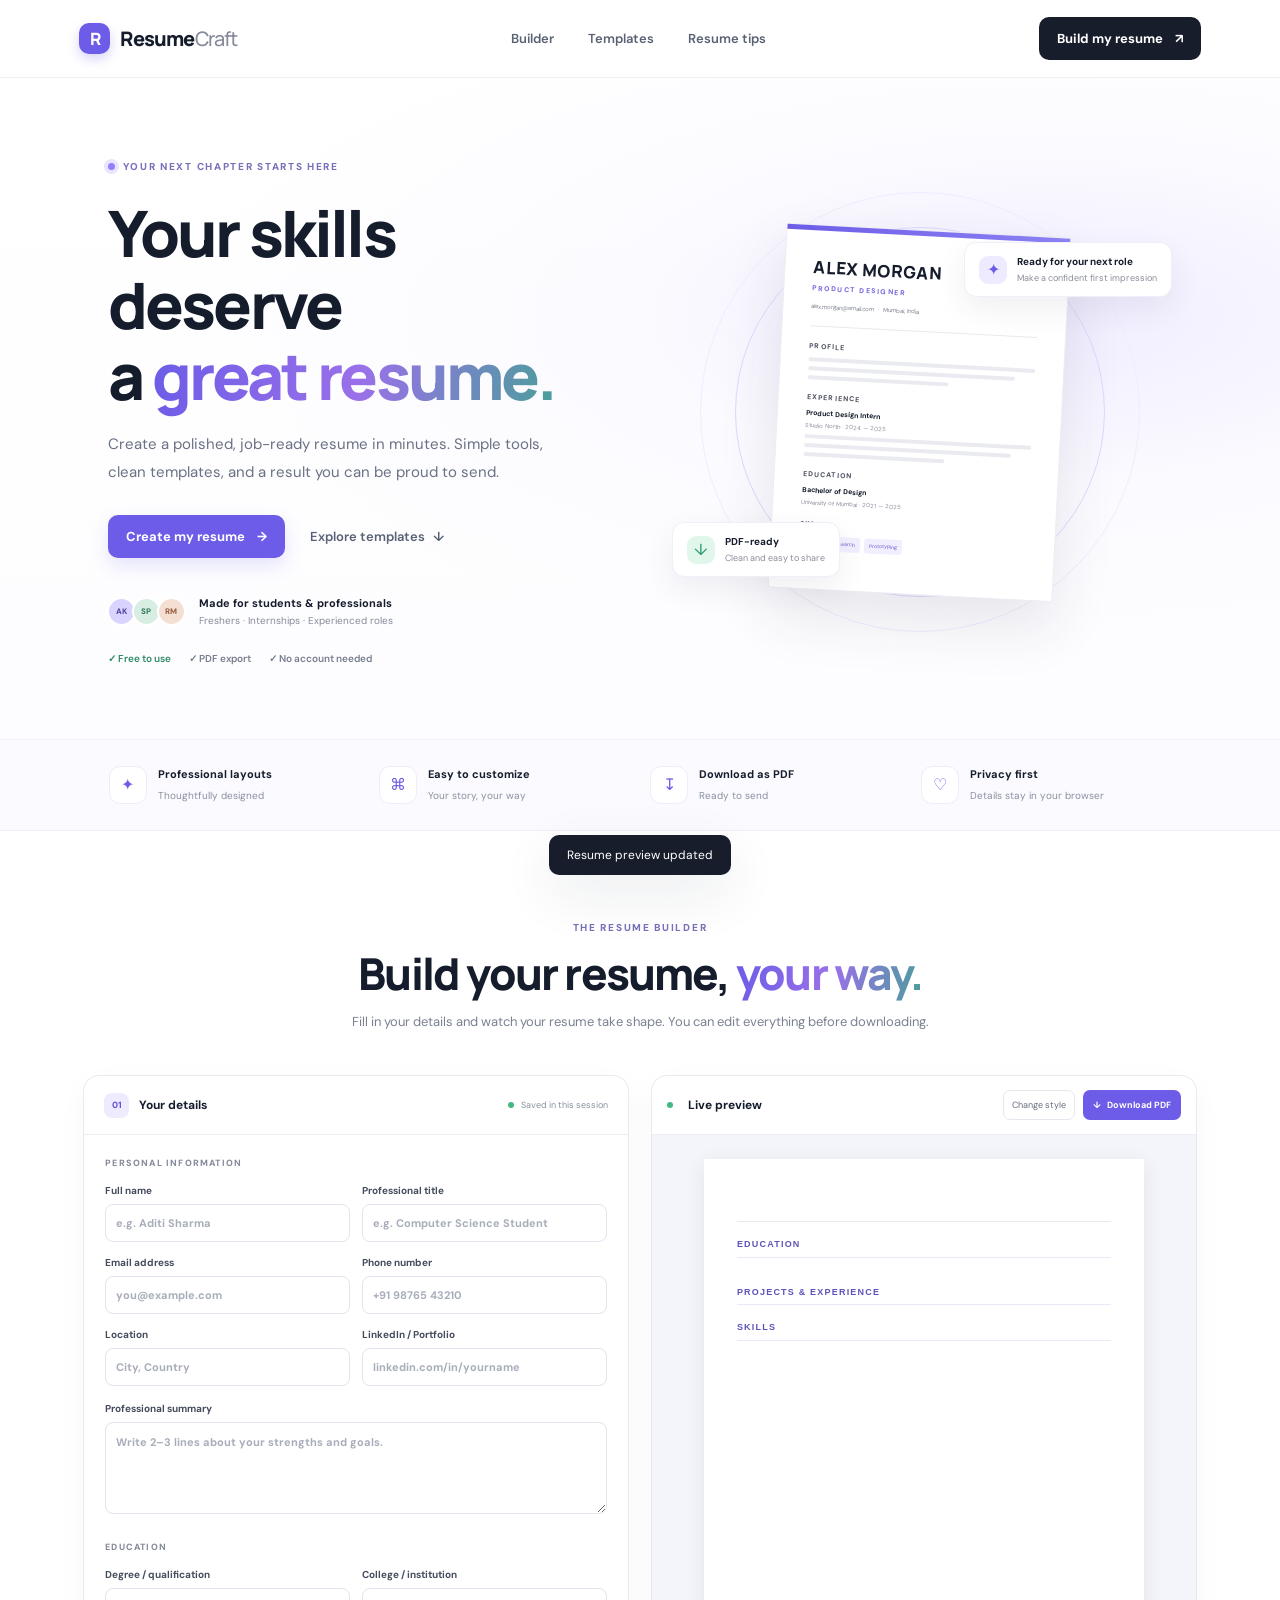
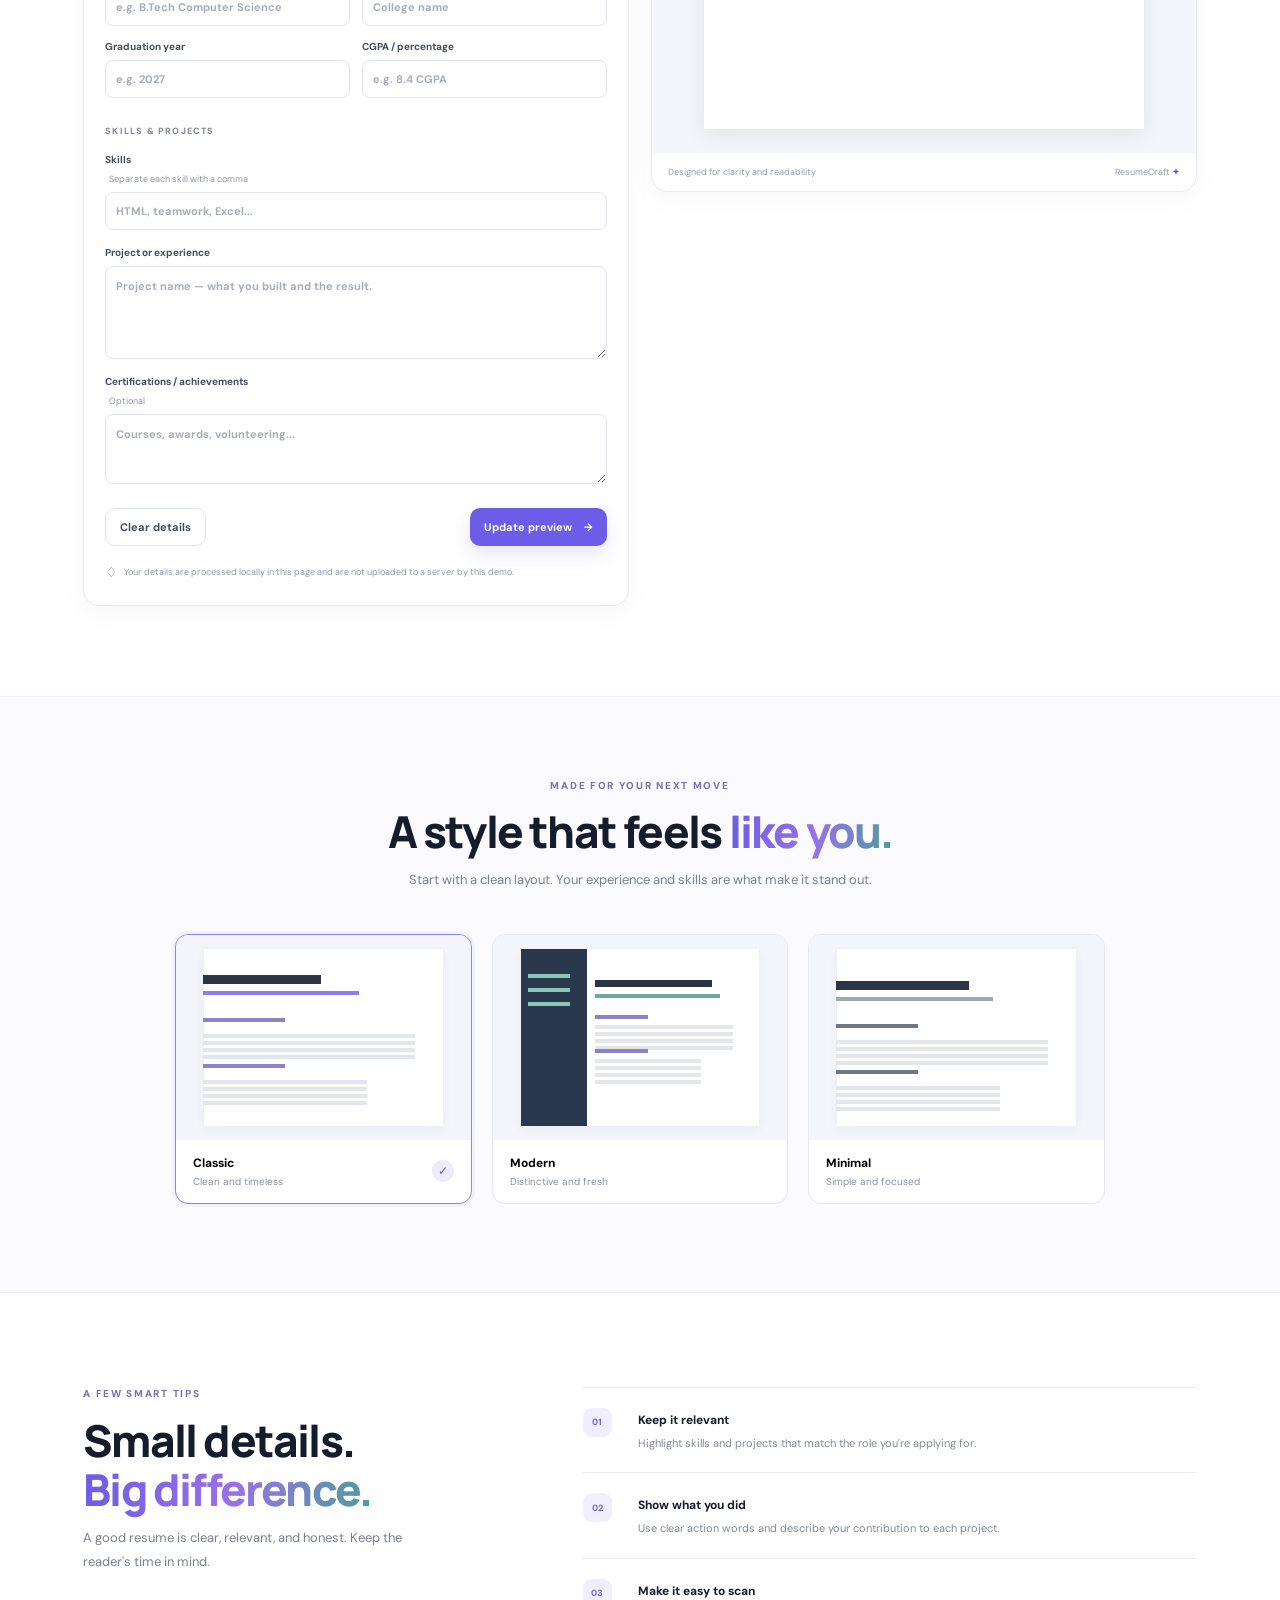
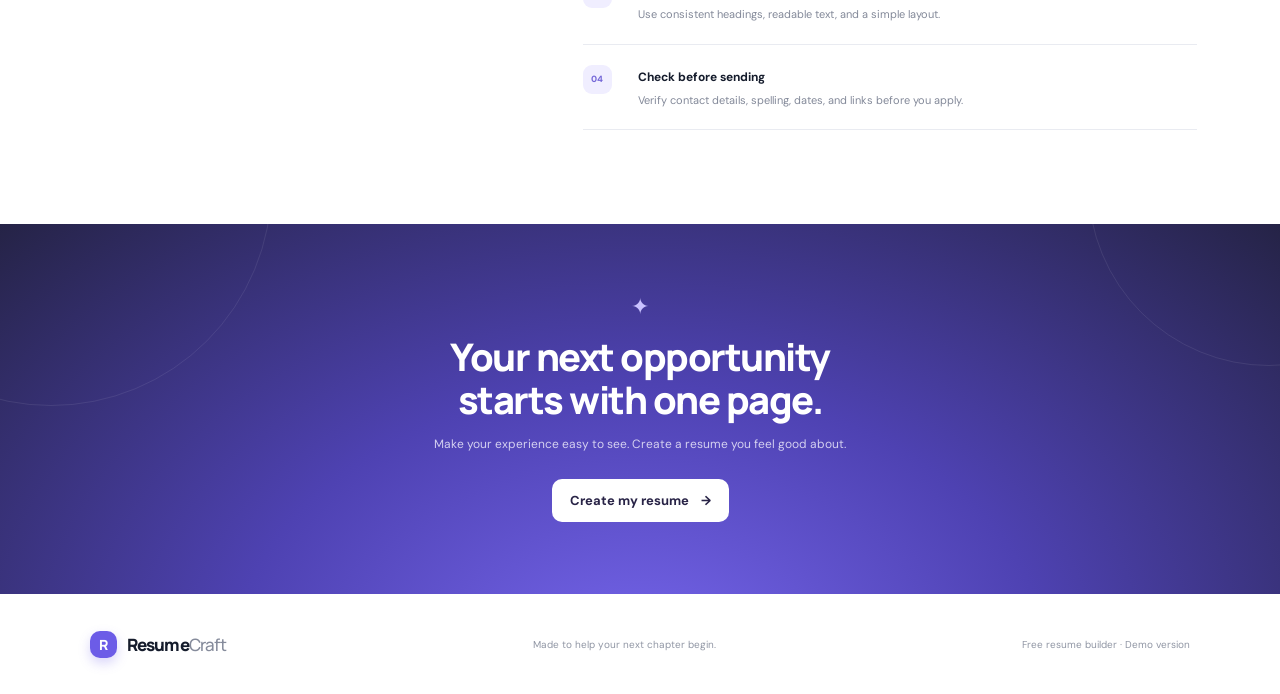
<file: index.html>
<!doctype html>
<html lang="en">
<head>
  <meta charset="utf-8">
  <meta name="viewport" content="width=device-width, initial-scale=1">
  <meta name="theme-color" content="#111827">
  <meta name="description" content="Create a clean, professional resume in minutes with ResumeCraft's free resume builder.">
  <title>ResumeCraft — Build your next opportunity</title>
  <link rel="stylesheet" href="styles.css">
</head>
<body>
  <header class="topbar">
    <a class="brand" href="#" aria-label="ResumeCraft home"><span class="brand-mark">R</span><span>Resume<span class="brand-light">Craft</span></span></a>
    <nav class="nav-links" aria-label="Main navigation">
      <a href="#builder">Builder</a><a href="#templates">Templates</a><a href="#tips">Resume tips</a>
    </nav>
    <button class="button button-dark top-cta" id="topStart">Build my resume <span aria-hidden="true">↗</span></button>
    <button class="mobile-menu" id="mobileMenu" aria-label="Toggle navigation">☰</button>
  </header>

  <main>
    <section class="hero">
      <div class="hero-copy">
        <div class="eyebrow"><span class="eyebrow-dot"></span> YOUR NEXT CHAPTER STARTS HERE</div>
        <h1>Your skills deserve<br> a <span class="gradient-text">great resume.</span></h1>
        <p class="hero-description">Create a polished, job-ready resume in minutes. Simple tools, clean templates, and a result you can be proud to send.</p>
        <div class="hero-actions">
          <button class="button button-primary" id="heroStart">Create my resume <span aria-hidden="true">→</span></button>
          <a class="text-link" href="#templates">Explore templates <span aria-hidden="true">↓</span></a>
        </div>
        <div class="trust-row">
          <div class="avatar-stack" aria-hidden="true"><span>AK</span><span>SP</span><span>RM</span></div>
          <div><strong>Made for students & professionals</strong><small>Freshers · Internships · Experienced roles</small></div>
        </div>
        <div class="hero-points"><span>✓ Free to use</span><span>✓ PDF export</span><span>✓ No account needed</span></div>
      </div>
      <div class="hero-visual" aria-label="Resume preview illustration">
        <div class="floating-note note-top"><span class="note-icon">✦</span><span><strong>Ready for your next role</strong><small>Make a confident first impression</small></span></div>
        <div class="resume-sheet hero-sheet">
          <div class="resume-topline"></div>
          <div class="mini-name">ALEX MORGAN</div>
          <div class="mini-role">PRODUCT DESIGNER</div>
          <div class="mini-contact">alex.morgan@email.com&nbsp; · &nbsp;Mumbai, India</div>
          <div class="mini-rule"></div>
          <div class="mini-heading">PROFILE</div>
          <div class="mini-lines"><i></i><i></i><i class="short"></i></div>
          <div class="mini-heading">EXPERIENCE</div>
          <div class="mini-job"><b>Product Design Intern</b><small>Studio North · 2024 — 2025</small></div>
          <div class="mini-lines"><i></i><i></i><i class="short"></i></div>
          <div class="mini-heading">EDUCATION</div>
          <div class="mini-job"><b>Bachelor of Design</b><small>University of Mumbai · 2021 — 2025</small></div>
          <div class="mini-heading">SKILLS</div>
          <div class="mini-chips"><span>Figma</span><span>Research</span><span>Prototyping</span></div>
        </div>
        <div class="floating-note note-bottom"><span class="download-symbol">↓</span><span><strong>PDF-ready</strong><small>Clean and easy to share</small></span></div>
        <div class="visual-orbit orbit-one"></div><div class="visual-orbit orbit-two"></div>
      </div>
    </section>

    <section class="benefits-strip" aria-label="Benefits">
      <div><span class="benefit-icon">✦</span><strong>Professional layouts</strong><small>Thoughtfully designed</small></div>
      <div><span class="benefit-icon">⌘</span><strong>Easy to customize</strong><small>Your story, your way</small></div>
      <div><span class="benefit-icon">↧</span><strong>Download as PDF</strong><small>Ready to send</small></div>
      <div><span class="benefit-icon">♡</span><strong>Privacy first</strong><small>Details stay in your browser</small></div>
    </section>

    <section class="builder-section section-wrap" id="builder">
      <div class="section-heading">
        <div class="eyebrow">THE RESUME BUILDER</div>
        <h2>Build your resume, <span class="gradient-text">your way.</span></h2>
        <p>Fill in your details and watch your resume take shape. You can edit everything before downloading.</p>
      </div>
      <div class="builder-layout">
        <div class="editor-panel">
          <div class="editor-header"><div><span class="step-badge">01</span><strong>Your details</strong></div><span class="autosave"><i></i> Saved in this session</span></div>
          <div class="form-content">
            <div class="form-section-title">PERSONAL INFORMATION</div>
            <div class="field-grid">
              <label>Full name<input id="fullName" type="text" placeholder="e.g. Aditi Sharma"></label>
              <label>Professional title<input id="jobTitle" type="text" placeholder="e.g. Computer Science Student"></label>
              <label>Email address<input id="email" type="email" placeholder="you@example.com"></label>
              <label>Phone number<input id="phone" type="tel" placeholder="+91 98765 43210"></label>
              <label>Location<input id="location" type="text" placeholder="City, Country"></label>
              <label>LinkedIn / Portfolio<input id="website" type="text" placeholder="linkedin.com/in/yourname"></label>
            </div>
            <label class="full-field">Professional summary<textarea id="summary" rows="4" placeholder="Write 2–3 lines about your strengths and goals."></textarea></label>
            <div class="form-section-title section-title-spaced">EDUCATION</div>
            <div class="field-grid">
              <label>Degree / qualification<input id="degree" type="text" placeholder="e.g. B.Tech Computer Science"></label>
              <label>College / institution<input id="college" type="text" placeholder="College name"></label>
              <label>Graduation year<input id="gradYear" type="text" placeholder="e.g. 2027"></label>
              <label>CGPA / percentage<input id="grade" type="text" placeholder="e.g. 8.4 CGPA"></label>
            </div>
            <div class="form-section-title section-title-spaced">SKILLS & PROJECTS</div>
            <label class="full-field">Skills <span class="label-hint">Separate each skill with a comma</span><input id="skills" type="text" placeholder="HTML, teamwork, Excel..."></label>
            <label class="full-field">Project or experience<textarea id="experience" rows="4" placeholder="Project name — what you built and the result."></textarea></label>
            <label class="full-field">Certifications / achievements <span class="label-hint">Optional</span><textarea id="certifications" rows="2" placeholder="Courses, awards, volunteering..."></textarea></label>
            <div class="editor-actions"><button class="button button-outline" id="resetForm">Clear details</button><button class="button button-primary" id="refreshPreview">Update preview <span>→</span></button></div>
            <p class="privacy-note"><span>♢</span> Your details are processed locally in this page and are not uploaded to a server by this demo.</p>
          </div>
        </div>
        <div class="preview-panel">
          <div class="preview-toolbar"><div><span class="live-dot"></span><strong>Live preview</strong></div><div class="preview-tools"><button id="templateToggle" class="small-tool" title="Switch template">Change style</button><button id="printResume" class="download-button"><span>↓</span> Download PDF</button></div></div>
          <div class="resume-preview-wrap">
            <article class="resume-document" id="resumeDocument">
              <div class="doc-header">
                <h2 id="previewName">Aditi Sharma</h2>
                <div class="doc-title" id="previewTitle">Computer Science Student</div>
                <div class="doc-contact"><span id="previewEmail">aditi.sharma@example.com</span><span id="previewPhone">+91 98765 43210</span><span id="previewLocation">Nashik, India</span></div>
                <div class="doc-link" id="previewWebsite">linkedin.com/in/aditisharma</div>
              </div>
              <section class="doc-section" id="summarySection"><h3>PROFILE</h3><p id="previewSummary">Motivated computer science student with a strong interest in web development and problem-solving. Eager to apply technical skills, learn from experienced teams, and contribute to meaningful projects.</p></section>
              <section class="doc-section"><h3>EDUCATION</h3><div class="doc-entry"><div class="doc-entry-main"><strong id="previewDegree">B.E. Computer Engineering</strong><span id="previewCollege">North Valley Institute of Technology</span></div><div class="doc-entry-side"><strong id="previewYear">2027</strong><span id="previewGrade">8.4 CGPA</span></div></div></section>
              <section class="doc-section"><h3>PROJECTS & EXPERIENCE</h3><p id="previewExperience">Student Utility Hub — Built a responsive website with useful student tools and a clean, accessible interface. Practiced HTML, CSS, JavaScript, and responsive design.</p></section>
              <section class="doc-section"><h3>SKILLS</h3><div id="previewSkills" class="doc-skills"><span>HTML</span><span>CSS</span><span>JavaScript</span><span>Java</span><span>Communication</span><span>Problem-solving</span></div></section>
              <section class="doc-section" id="certSection"><h3>CERTIFICATIONS & ACHIEVEMENTS</h3><p id="previewCertifications">Web Development Fundamentals · College Technical Club Member</p></section>
            </article>
          </div>
          <div class="preview-footer"><span>Designed for clarity and readability</span><span>ResumeCraft <b>✦</b></span></div>
        </div>
      </div>
    </section>

    <section class="templates-section" id="templates">
      <div class="section-wrap">
        <div class="section-heading">
          <div class="eyebrow">MADE FOR YOUR NEXT MOVE</div>
          <h2>A style that feels <span class="gradient-text">like you.</span></h2>
          <p>Start with a clean layout. Your experience and skills are what make it stand out.</p>
        </div>
        <div class="template-grid">
          <button class="template-card selected" data-template="classic"><div class="template-preview template-classic"><div class="tp-name"></div><div class="tp-line"></div><div class="tp-section"></div><div class="tp-lines"></div><div class="tp-section"></div><div class="tp-lines short-lines"></div></div><div class="template-card-bottom"><span><strong>Classic</strong><small>Clean and timeless</small></span><span class="template-check">✓</span></div></button>
          <button class="template-card" data-template="modern"><div class="template-preview template-modern"><div class="tp-sidebar"><i></i><i></i><i></i></div><div class="tp-main"><div class="tp-name"></div><div class="tp-line"></div><div class="tp-section"></div><div class="tp-lines"></div><div class="tp-section"></div><div class="tp-lines short-lines"></div></div></div><div class="template-card-bottom"><span><strong>Modern</strong><small>Distinctive and fresh</small></span><span class="template-check">✓</span></div></button>
          <button class="template-card" data-template="minimal"><div class="template-preview template-minimal"><div class="tp-name"></div><div class="tp-line"></div><div class="tp-section"></div><div class="tp-lines"></div><div class="tp-section"></div><div class="tp-lines short-lines"></div></div><div class="template-card-bottom"><span><strong>Minimal</strong><small>Simple and focused</small></span><span class="template-check">✓</span></div></button>
        </div>
      </div>
    </section>

    <section class="tips-section section-wrap" id="tips">
      <div class="tips-copy"><div class="eyebrow">A FEW SMART TIPS</div><h2>Small details.<br><span class="gradient-text">Big difference.</span></h2><p>A good resume is clear, relevant, and honest. Keep the reader's time in mind.</p></div>
      <div class="tips-list">
        <div class="tip-item"><span>01</span><div><strong>Keep it relevant</strong><p>Highlight skills and projects that match the role you're applying for.</p></div></div>
        <div class="tip-item"><span>02</span><div><strong>Show what you did</strong><p>Use clear action words and describe your contribution to each project.</p></div></div>
        <div class="tip-item"><span>03</span><div><strong>Make it easy to scan</strong><p>Use consistent headings, readable text, and a simple layout.</p></div></div>
        <div class="tip-item"><span>04</span><div><strong>Check before sending</strong><p>Verify contact details, spelling, dates, and links before you apply.</p></div></div>
      </div>
    </section>

    <section class="final-cta">
      <div class="cta-spark">✦</div><h2>Your next opportunity<br>starts with one page.</h2><p>Make your experience easy to see. Create a resume you feel good about.</p><button class="button button-light" id="bottomStart">Create my resume <span>→</span></button>
    </section>
  </main>

  <footer class="footer">
    <a class="brand" href="#"><span class="brand-mark">R</span><span>Resume<span class="brand-light">Craft</span></span></a>
    <p>Made to help your next chapter begin.</p>
    <span class="footer-note">Free resume builder · Demo version</span>
  </footer>
  <div class="toast" id="toast" role="status" aria-live="polite"></div>
  <script src="script.js"></script>
</body>
</html>
</file>
<file: styles.css>
@import url('https://fonts.googleapis.com/css2?family=DM+Sans:wght@400;500;600;700&family=Manrope:wght@400;500;600;700;800&display=swap');
:root{--ink:#151c2c;--muted:#667085;--line:#e6e9ef;--soft:#f6f7fb;--purple:#6c5ce7;--purple-dark:#5647d4;--mint:#c8f3dc;--white:#fff;--shadow:0 18px 55px rgba(27,35,58,.09)}
*{box-sizing:border-box}html{scroll-behavior:smooth;scroll-padding-top:90px}body{margin:0;font-family:'DM Sans',sans-serif;color:var(--ink);background:#fff}button,input,textarea{font:inherit}button,a{-webkit-tap-highlight-color:transparent}button{cursor:pointer}.topbar{height:78px;display:flex;align-items:center;justify-content:space-between;padding:0 6.2%;border-bottom:1px solid #f0f1f5;background:rgba(255,255,255,.94);position:sticky;top:0;z-index:20;backdrop-filter:blur(14px)}.brand{display:inline-flex;align-items:center;gap:10px;text-decoration:none;color:var(--ink);font-family:Manrope,sans-serif;font-size:20px;font-weight:800;letter-spacing:-.8px}.brand-mark{width:31px;height:31px;border-radius:10px;display:grid;place-items:center;background:var(--purple);color:white;font-size:17px;box-shadow:0 5px 12px #6c5ce744}.brand-light{font-weight:500;color:#858b9b}.nav-links{display:flex;gap:34px}.nav-links a,.text-link{font-size:13px;font-weight:600;text-decoration:none;color:#596174;transition:color .2s}.nav-links a:hover,.text-link:hover{color:var(--purple)}.button{border:0;border-radius:10px;padding:13px 18px;font-weight:700;font-size:13px;display:inline-flex;align-items:center;justify-content:center;gap:12px;transition:transform .2s,box-shadow .2s,background .2s}.button:hover{transform:translateY(-2px)}.button-dark{background:#171d2b;color:#fff}.button-dark:hover{background:#2b3244}.button-primary{background:var(--purple);color:#fff;box-shadow:0 8px 18px #6c5ce72b}.button-primary:hover{background:var(--purple-dark);box-shadow:0 10px 23px #6c5ce744}.button-outline{background:white;border:1px solid #dfe3eb;color:#424a5b}.button-light{background:#fff;color:#282346}.mobile-menu{display:none;border:0;background:transparent;font-size:23px}
.hero{padding:82px 8.4% 74px;display:grid;grid-template-columns:1fr 1fr;align-items:center;gap:55px;min-height:565px;overflow:hidden;background:radial-gradient(ellipse at 82% 36%,#f0edff 0,rgba(248,247,255,.55) 28%,transparent 58%),linear-gradient(180deg,#fff,#fdfdff)}.eyebrow{font-size:10px;letter-spacing:1.7px;font-weight:800;color:#7771b9;display:flex;align-items:center;gap:8px}.eyebrow-dot{width:7px;height:7px;border-radius:50%;background:#8e80ff;box-shadow:0 0 0 4px #e9e5ff}.hero h1,.section-heading h2,.tips-copy h2,.final-cta h2{font-family:Manrope,sans-serif;font-weight:800;letter-spacing:-2.7px;line-height:1.12}.hero h1{font-size:clamp(42px,5vw,66px);margin:24px 0 19px}.gradient-text{background:linear-gradient(100deg,#6b5ce7,#9a70e9 52%,#4a9f9a);-webkit-background-clip:text;background-clip:text;color:transparent}.hero-description{max-width:455px;color:#697184;font-size:15px;line-height:1.85;margin:0}.hero-actions{display:flex;align-items:center;gap:25px;margin-top:28px}.text-link{display:inline-flex;align-items:center;gap:8px}.trust-row{display:flex;align-items:center;gap:13px;margin-top:38px}.avatar-stack{display:flex;padding-left:3px}.avatar-stack span{width:29px;height:29px;border-radius:50%;border:2px solid white;background:#d8d3ff;color:#50449c;display:grid;place-items:center;font-size:8px;font-weight:800;margin-left:-4px}.avatar-stack span:nth-child(2){background:#d8eee2;color:#2e775a}.avatar-stack span:nth-child(3){background:#f4dfd2;color:#995e42}.trust-row strong,.trust-row small{display:block}.trust-row strong{font-size:11px}.trust-row small{color:#858b9a;font-size:10px;margin-top:4px}.hero-points{display:flex;gap:18px;flex-wrap:wrap;margin-top:25px;color:#767d8e;font-size:10px;font-weight:600}.hero-points span:first-child{color:#2e8965}.hero-visual{height:420px;position:relative;display:flex;justify-content:center;align-items:center}.resume-sheet{position:relative;background:white;border:1px solid #ececf3;box-shadow:0 25px 60px #292b4b1c;z-index:2}.hero-sheet{width:285px;height:365px;padding:27px 28px;transform:rotate(3deg);border-radius:4px}.resume-topline{height:5px;width:100%;background:linear-gradient(90deg,var(--purple),#8e83f5);position:absolute;left:0;top:0}.mini-name{font-family:Manrope,sans-serif;font-size:17px;font-weight:800;letter-spacing:.7px;margin-top:3px}.mini-role{font-size:7px;font-weight:800;color:#7569db;letter-spacing:1.5px;margin-top:5px}.mini-contact{font-size:6px;color:#7f8491;margin-top:10px}.mini-rule{height:1px;background:#e8e9ef;margin:15px 0}.mini-heading{font-size:7px;font-weight:800;letter-spacing:1.2px;margin:13px 0 7px;color:#4f5361}.mini-lines i{height:4px;background:#e9ebf1;border-radius:5px;display:block;margin:5px 0;width:100%}.mini-lines i:nth-child(2){width:91%}.mini-lines i.short{width:62%}.mini-job b,.mini-job small{display:block}.mini-job b{font-size:7px}.mini-job small{font-size:6px;color:#8a8f9a;margin-top:4px}.mini-chips{display:flex;gap:4px;margin-top:7px}.mini-chips span{font-size:5px;background:#f1efff;color:#6557c7;border-radius:3px;padding:4px 5px}.floating-note{position:absolute;z-index:3;display:flex;align-items:center;gap:10px;padding:12px 14px;background:#fff;border:1px solid #f0eef8;box-shadow:0 12px 30px #34325213;border-radius:12px}.floating-note strong,.floating-note small{display:block;white-space:nowrap}.floating-note strong{font-size:10px}.floating-note small{font-size:9px;color:#8a8e9b;margin-top:4px}.note-top{top:40px;right:0}.note-bottom{bottom:45px;left:4px}.note-icon,.download-symbol{width:28px;height:28px;display:grid;place-items:center;border-radius:9px;background:#eeeaff;color:var(--purple);font-size:16px}.download-symbol{background:#e2f7eb;color:#299a6b}.visual-orbit{position:absolute;border:1px solid #ded9ff;border-radius:50%;z-index:0}.orbit-one{width:370px;height:370px}.orbit-two{width:440px;height:440px;border-color:#efedff}.benefits-strip{padding:26px 8.5%;background:#fafaff;border-top:1px solid #f0effa;border-bottom:1px solid #f0effa;display:grid;grid-template-columns:repeat(4,1fr);gap:20px}.benefits-strip>div{display:grid;grid-template-columns:38px 1fr;grid-template-rows:auto auto;align-items:center;column-gap:11px}.benefit-icon{grid-row:span 2;width:38px;height:38px;display:grid;place-items:center;background:white;border:1px solid #efedf9;border-radius:11px;color:var(--purple);font-size:16px}.benefits-strip strong{font-size:11px}.benefits-strip small{font-size:10px;color:#8a90a0;margin-top:4px}.section-wrap{max-width:1280px;margin:auto;padding-left:6.5%;padding-right:6.5%}.builder-section{padding-top:90px;padding-bottom:90px}.section-heading{text-align:center;max-width:640px;margin:0 auto 42px}.section-heading .eyebrow{justify-content:center}.section-heading h2,.tips-copy h2{font-size:clamp(31px,3.8vw,44px);margin:15px 0 12px;letter-spacing:-1.8px}.section-heading p,.tips-copy p{font-size:13px;color:#7a8191;line-height:1.8;margin:0}.builder-layout{display:grid;grid-template-columns:minmax(0,1fr) minmax(0,1fr);gap:22px;align-items:start}.editor-panel,.preview-panel{border:1px solid #e8eaf1;border-radius:16px;overflow:hidden;background:white;box-shadow:0 8px 30px #20274408}.editor-header,.preview-toolbar{height:59px;padding:0 20px;border-bottom:1px solid #eceef4;display:flex;align-items:center;justify-content:space-between;gap:10px}.editor-header>div,.preview-toolbar>div:first-child{display:flex;align-items:center;gap:10px}.editor-header strong,.preview-toolbar strong{font-size:12px}.step-badge{width:25px;height:25px;display:grid;place-items:center;background:#eeebff;color:#6555cf;font-size:9px;font-weight:800;border-radius:8px}.autosave{font-size:9px;color:#8990a0}.autosave i,.live-dot{width:6px;height:6px;display:inline-block;border-radius:50%;background:#43b884;margin-right:5px}.form-content{padding:22px 21px}.form-section-title{font-size:9px;letter-spacing:1.2px;font-weight:800;color:#858a9a;margin-bottom:15px}.section-title-spaced{margin-top:27px}.field-grid{display:grid;grid-template-columns:1fr 1fr;gap:14px 12px}.field-grid label,.full-field{font-size:10px;font-weight:700;color:#454c5c;display:flex;flex-direction:column;gap:7px}.field-grid input,.full-field input,.full-field textarea{width:100%;border:1px solid #e1e4ed;border-radius:8px;padding:11px 10px;font-size:11px;color:#252c3d;outline:none;background:#fff;transition:border .2s,box-shadow .2s}.field-grid input:focus,.full-field input:focus,.full-field textarea:focus{border-color:#9488f2;box-shadow:0 0 0 3px #8c7df21c}.field-grid input::placeholder,.full-field input::placeholder,.full-field textarea::placeholder{color:#a8adba}.full-field{margin-top:16px}.full-field textarea{resize:vertical;line-height:1.55;min-height:70px}.label-hint{font-size:9px;color:#8e94a3;font-weight:400;margin-left:4px}.editor-actions{display:flex;justify-content:space-between;gap:12px;margin-top:24px}.editor-actions .button{font-size:11px;padding:11px 14px}.privacy-note{font-size:9px;line-height:1.6;color:#9298a6;margin:15px 0 0}.privacy-note span{color:#6c5ce7;font-size:14px;vertical-align:middle;margin-right:4px}.preview-toolbar{padding:0 15px}.preview-tools{display:flex;align-items:center;gap:8px}.small-tool{border:1px solid #e5e7ef;border-radius:7px;background:white;color:#666d7e;font-size:9px;padding:8px}.download-button{border:0;background:var(--purple);color:#fff;border-radius:7px;font-size:9px;font-weight:700;padding:9px 10px;display:flex;align-items:center;gap:6px}.download-button:hover{background:var(--purple-dark)}.resume-preview-wrap{padding:24px 20px;background:#f4f5fa;min-height:600px;display:flex;justify-content:center;align-items:flex-start;overflow:auto}.resume-document{width:100%;max-width:440px;min-height:570px;background:#fff;box-shadow:0 5px 20px #1c254015;padding:34px 33px 30px;color:#252b3a;font-family:Arial,sans-serif;font-size:9px;line-height:1.5;flex-shrink:0}.doc-header{border-bottom:1px solid #e7e9ef;padding-bottom:15px;margin-bottom:16px}.doc-header h2{font-size:23px;line-height:1.2;letter-spacing:-.6px;margin:0 0 6px;color:#1c2333;overflow-wrap:anywhere}.doc-title{font-size:10px;font-weight:700;color:#695bd0;margin-bottom:9px}.doc-contact{display:flex;flex-wrap:wrap;gap:5px 10px;color:#777e8d;font-size:7.5px;overflow-wrap:anywhere}.doc-link{color:#6d60ce;font-size:7.5px;margin-top:4px;overflow-wrap:anywhere}.doc-section{margin-top:16px;break-inside:avoid}.doc-section h3{font-size:9px;letter-spacing:1.2px;font-weight:800;color:#5d54ba;margin:0 0 8px;padding-bottom:5px;border-bottom:1px solid #e9e7f9}.doc-section p{font-size:8.5px;line-height:1.65;color:#4d5361;margin:0;white-space:pre-wrap;overflow-wrap:anywhere}.doc-entry{display:flex;justify-content:space-between;gap:10px}.doc-entry-main,.doc-entry-side{display:flex;flex-direction:column;gap:4px}.doc-entry-main strong,.doc-entry-side strong{font-size:8.5px}.doc-entry-main span,.doc-entry-side span{font-size:7.5px;color:#777e8d}.doc-entry-side{text-align:right;min-width:50px}.doc-skills{display:flex;flex-wrap:wrap;gap:5px}.doc-skills span{border-radius:4px;padding:4px 7px;background:#f1efff;color:#5e52b7;font-size:7.5px}.preview-footer{display:flex;justify-content:space-between;padding:13px 16px;font-size:9px;color:#969baa}.preview-footer b{color:var(--purple)}.resume-document.style-modern .doc-header{border-bottom:3px solid #202e45}.resume-document.style-modern .doc-title{color:#3e8a7b}.resume-document.style-modern .doc-section h3{color:#347b70;border-color:#d7eae5}.resume-document.style-modern .doc-skills span{background:#e7f4f0;color:#2d7468}.resume-document.style-modern .doc-link{color:#347b70}.resume-document.style-minimal .doc-header{text-align:center}.resume-document.style-minimal .doc-contact{justify-content:center}.resume-document.style-minimal .doc-link{text-align:center}.resume-document.style-minimal .doc-section h3{color:#3d4656;border-color:#dfe2e7}.resume-document.style-minimal .doc-title{color:#6b7280}.templates-section{background:#fafaff;padding:82px 0 88px;border-top:1px solid #f0effa;border-bottom:1px solid #f0effa}.template-grid{display:grid;grid-template-columns:repeat(3,1fr);gap:20px;max-width:930px;margin:auto}.template-card{padding:0;text-align:left;background:white;border:1px solid #e6e8f0;border-radius:13px;overflow:hidden;transition:transform .2s,border .2s,box-shadow .2s}.template-card:hover{transform:translateY(-4px);box-shadow:var(--shadow)}.template-card.selected{border:1.5px solid #8e82f0;box-shadow:0 0 0 3px #8e82f012}.template-preview{height:205px;background:#f4f5fa;padding:24px 27px;position:relative;display:flex;flex-direction:column;align-items:flex-start;overflow:hidden}.template-preview:before{content:"";position:absolute;background:white;inset:14px 28px;box-shadow:0 3px 10px #2027440b}.tp-name,.tp-line,.tp-section,.tp-lines,.tp-sidebar,.tp-main{z-index:1;position:relative}.tp-name{height:9px;width:49%;background:#2d3545;margin:16px 0 7px}.tp-line{height:4px;width:65%;background:#8b80e9;margin-bottom:17px}.tp-section{height:4px;width:34%;background:#8a82cb;margin:6px 0}.tp-lines{height:4px;width:88%;background:#e4e6ed;box-shadow:0 7px #e4e6ed,0 14px #e4e6ed,0 21px #e4e6ed;margin:6px 0 20px}.short-lines{width:68%}.template-modern{flex-direction:row;padding:14px 28px}.template-modern .tp-sidebar{width:28%;height:177px;background:#29384c;margin-top:0;display:flex;flex-direction:column;gap:10px;padding:25px 7px}.tp-sidebar i{height:4px;width:80%;background:#8ac7b8}.template-modern .tp-main{padding:15px 8px;flex:1}.template-modern .tp-name{width:75%;height:7px}.template-modern .tp-line{background:#70a99c;width:80%}.template-minimal .tp-name{margin-top:22px;width:55%}.template-minimal .tp-line{background:#a3a7b1}.template-minimal .tp-section{background:#707784}.template-card-bottom{padding:15px 17px;display:flex;justify-content:space-between;align-items:center}.template-card-bottom strong,.template-card-bottom small{display:block}.template-card-bottom strong{font-size:12px}.template-card-bottom small{font-size:10px;color:#8a90a0;margin-top:4px}.template-check{width:22px;height:22px;display:grid;place-items:center;border-radius:50%;background:#eeeaff;color:#6555d0;font-size:12px;opacity:0}.template-card.selected .template-check{opacity:1}.tips-section{display:grid;grid-template-columns:.8fr 1.2fr;gap:90px;padding-top:94px;padding-bottom:94px;align-items:start}.tips-copy h2{margin-top:16px}.tips-copy p{max-width:320px}.tips-list{border-top:1px solid #e9ebf1}.tip-item{display:grid;grid-template-columns:40px 1fr;gap:15px;padding:20px 0;border-bottom:1px solid #e9ebf1}.tip-item>span{width:29px;height:29px;border-radius:9px;background:#f0eeff;color:#7568d8;display:grid;place-items:center;font-size:9px;font-weight:800}.tip-item strong{font-size:12px}.tip-item p{font-size:11px;line-height:1.7;color:#838999;margin:5px 0 0}.final-cta{padding:68px 20px 72px;text-align:center;background:radial-gradient(ellipse at 50% 120%,#7666ed 0,#4e42b2 45%,#252346 100%);color:white;position:relative;overflow:hidden}.final-cta:before,.final-cta:after{content:"";position:absolute;border:1px solid #ffffff15;border-radius:50%;width:440px;height:440px;left:-170px;top:-260px}.final-cta:after{left:auto;right:-170px;top:-220px;width:360px;height:360px}.cta-spark{font-size:22px;color:#c9c2ff}.final-cta h2{font-size:38px;letter-spacing:-1.5px;margin:14px 0}.final-cta p{font-size:12px;color:#d4d0f0;line-height:1.8;margin:0 0 23px}.final-cta .button{position:relative;z-index:1}.footer{min-height:100px;padding:25px 7%;display:flex;align-items:center;justify-content:space-between;gap:20px}.footer .brand{font-size:17px}.footer .brand-mark{width:27px;height:27px;font-size:14px}.footer p,.footer-note{font-size:10px;color:#9096a4}.toast{position:fixed;left:50%;bottom:25px;transform:translate(-50%,20px);background:#171d2b;color:#fff;padding:12px 18px;border-radius:10px;font-size:12px;box-shadow:var(--shadow);opacity:0;pointer-events:none;transition:.25s;z-index:99}.toast.show{opacity:1;transform:translate(-50%,0)}
@media(max-width:1050px){.hero{padding-left:6%;padding-right:6%;gap:25px}.hero h1{font-size:52px}.hero-visual{transform:scale(.9)}.benefits-strip{padding-left:5%;padding-right:5%}.builder-layout{grid-template-columns:1fr}.editor-panel,.preview-panel{max-width:780px;width:100%;margin:auto}.resume-preview-wrap{min-height:640px}.resume-document{max-width:500px;min-height:620px;padding:42px 42px}.doc-header h2{font-size:27px}.doc-section p{font-size:9.5px}.doc-section h3{font-size:10px}.doc-contact,.doc-link{font-size:8px}.doc-skills span{font-size:8px}}
@media(max-width:720px){.topbar{height:66px;padding:0 5%}.nav-links{display:none;position:absolute;top:65px;left:0;right:0;padding:18px 5%;background:white;border-bottom:1px solid var(--line);flex-direction:column;gap:18px}.nav-links.open{display:flex}.top-cta{margin-left:auto;margin-right:12px;padding:10px 12px;font-size:10px}.mobile-menu{display:block}.hero{grid-template-columns:1fr;padding:57px 7% 42px;gap:20px}.hero h1{font-size:clamp(42px,11vw,59px);letter-spacing:-2px}.hero-description{font-size:13px}.hero-visual{height:360px;transform:scale(.92);margin-top:0}.hero-sheet{width:260px;height:340px}.note-top{right:-4px;top:20px}.note-bottom{left:-5px;bottom:25px}.orbit-one{width:320px;height:320px}.orbit-two{width:370px;height:370px}.benefits-strip{grid-template-columns:1fr 1fr;padding:23px 7%;gap:20px 12px}.benefits-strip>div{grid-template-columns:32px 1fr;column-gap:8px}.benefit-icon{width:32px;height:32px}.benefits-strip strong{font-size:10px}.benefits-strip small{font-size:9px}.section-wrap{padding-left:5%;padding-right:5%}.builder-section{padding-top:64px;padding-bottom:64px}.section-heading{margin-bottom:30px}.section-heading h2,.tips-copy h2{font-size:34px;letter-spacing:-1.4px}.section-heading p{font-size:12px}.editor-header,.preview-toolbar{padding:0 12px}.form-content{padding:19px 14px}.field-grid{gap:13px 9px}.field-grid input,.full-field input,.full-field textarea{padding:10px 8px;font-size:10px}.autosave{font-size:8px}.resume-preview-wrap{padding:16px 10px;min-height:500px}.resume-document{min-width:300px;max-width:440px;min-height:530px;padding:28px 24px}.doc-header h2{font-size:22px}.doc-section p{font-size:8.2px}.preview-tools{gap:5px}.small-tool{font-size:8px;padding:7px}.download-button{font-size:8px;padding:8px}.preview-footer{font-size:8px;padding:12px}.templates-section{padding:62px 0}.template-grid{grid-template-columns:1fr;max-width:360px;gap:13px}.template-preview{height:180px}.tips-section{grid-template-columns:1fr;gap:30px;padding-top:65px;padding-bottom:65px}.tips-copy p{max-width:400px}.final-cta{padding:58px 20px}.final-cta h2{font-size:31px}.footer{flex-wrap:wrap;padding:24px 5%;gap:10px}.footer p{order:3;width:100%;margin:0}.footer-note{font-size:9px}}
@media(max-width:380px){.top-cta{display:none}.field-grid{grid-template-columns:1fr}.hero-actions{gap:15px;flex-wrap:wrap}.hero-visual{margin-left:-15px;margin-right:-15px}.floating-note{padding:9px}.floating-note strong{font-size:9px}.floating-note small{font-size:8px}}
@media print{@page{size:A4;margin:12mm}body{background:white!important}.topbar,main>section:not(#builder),.benefits-strip,.editor-panel,.preview-toolbar,.preview-footer,.footer,.toast{display:none!important}body main{display:block!important}#builder{padding:0!important;margin:0!important}.section-heading{display:none!important}.builder-layout{display:block!important}.preview-panel{border:0!important;box-shadow:none!important;overflow:visible!important}.resume-preview-wrap{padding:0!important;min-height:0!important;overflow:visible!important;background:white!important}.resume-document{width:100%!important;max-width:none!important;min-height:0!important;box-shadow:none!important;padding:0!important;margin:0!important;transform:none!important;-webkit-print-color-adjust:exact;print-color-adjust:exact}.doc-section,.doc-header{break-inside:avoid}.doc-section p{font-size:10pt!important}.doc-header h2{font-size:24pt!important}.doc-title{font-size:11pt!important}.doc-contact,.doc-link{font-size:8.5pt!important}.doc-section h3{font-size:9pt!important}.doc-skills span{font-size:8pt!important}}
</file>
